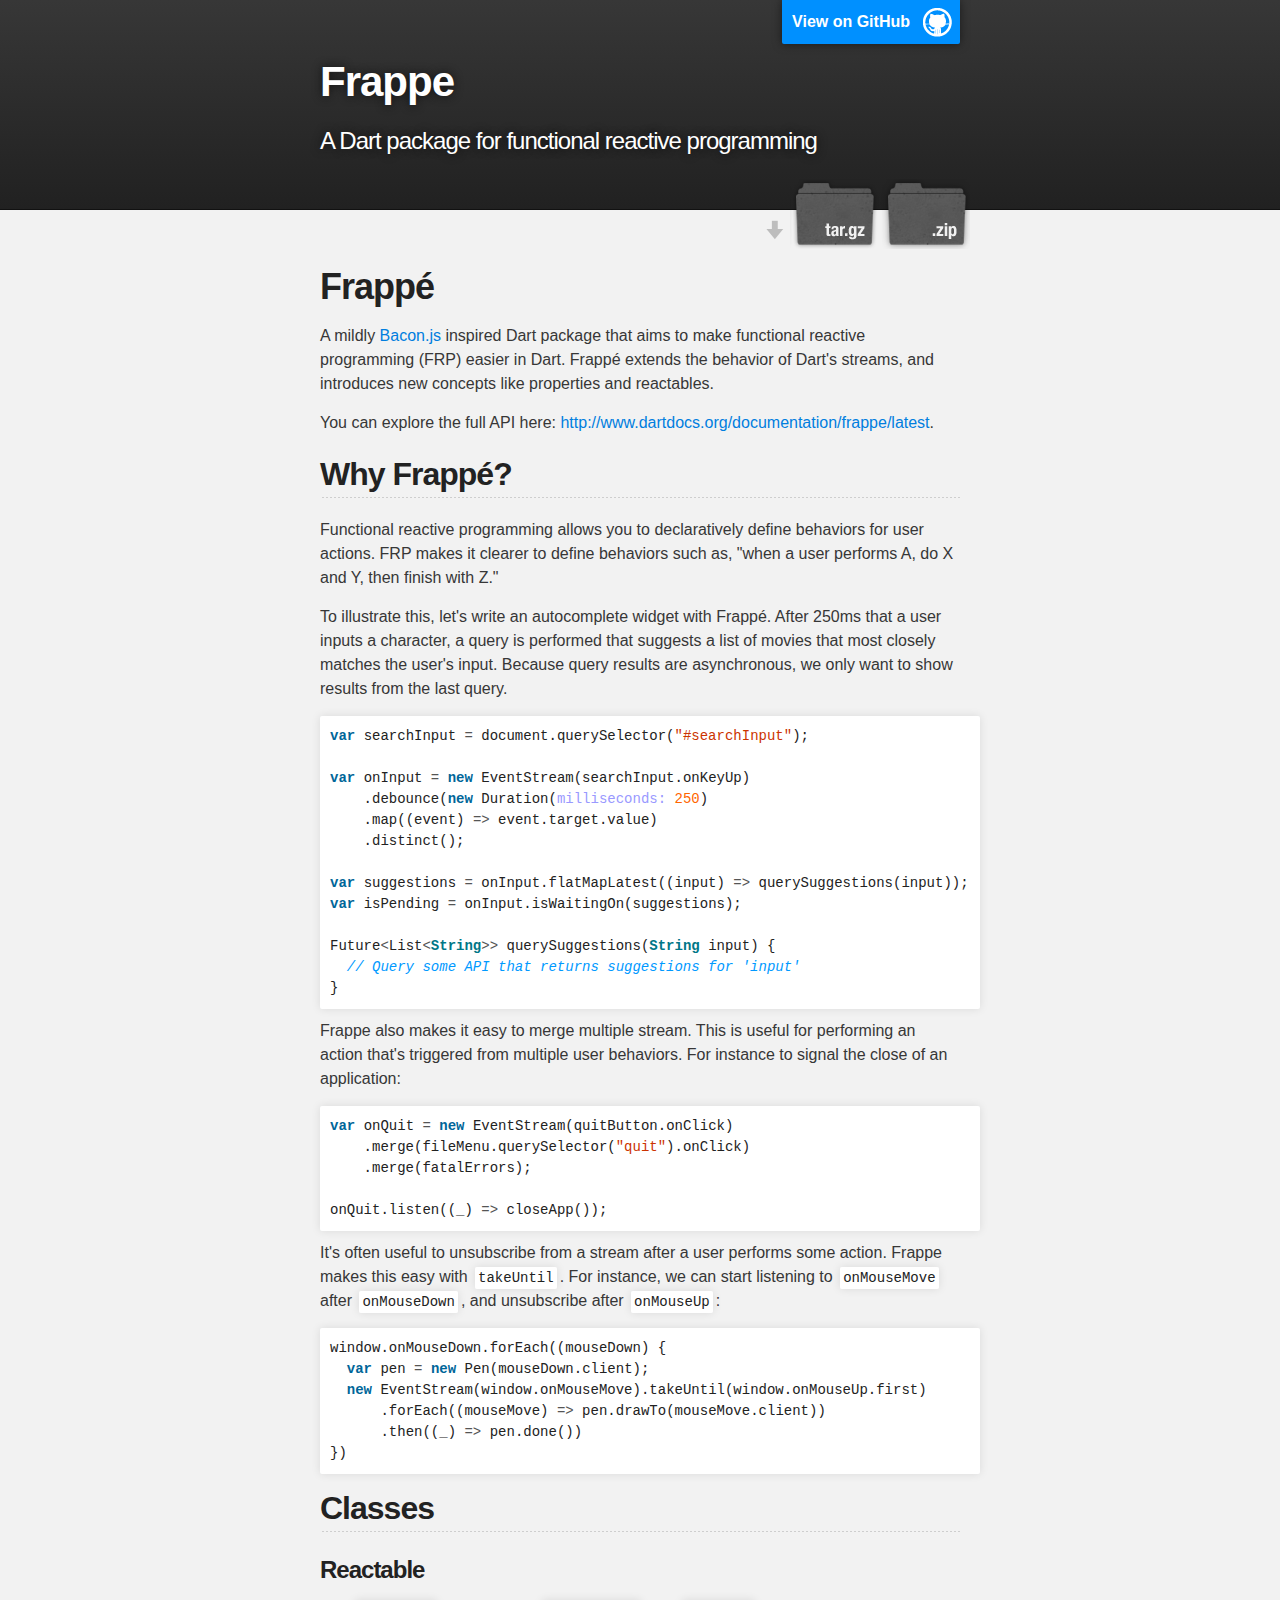
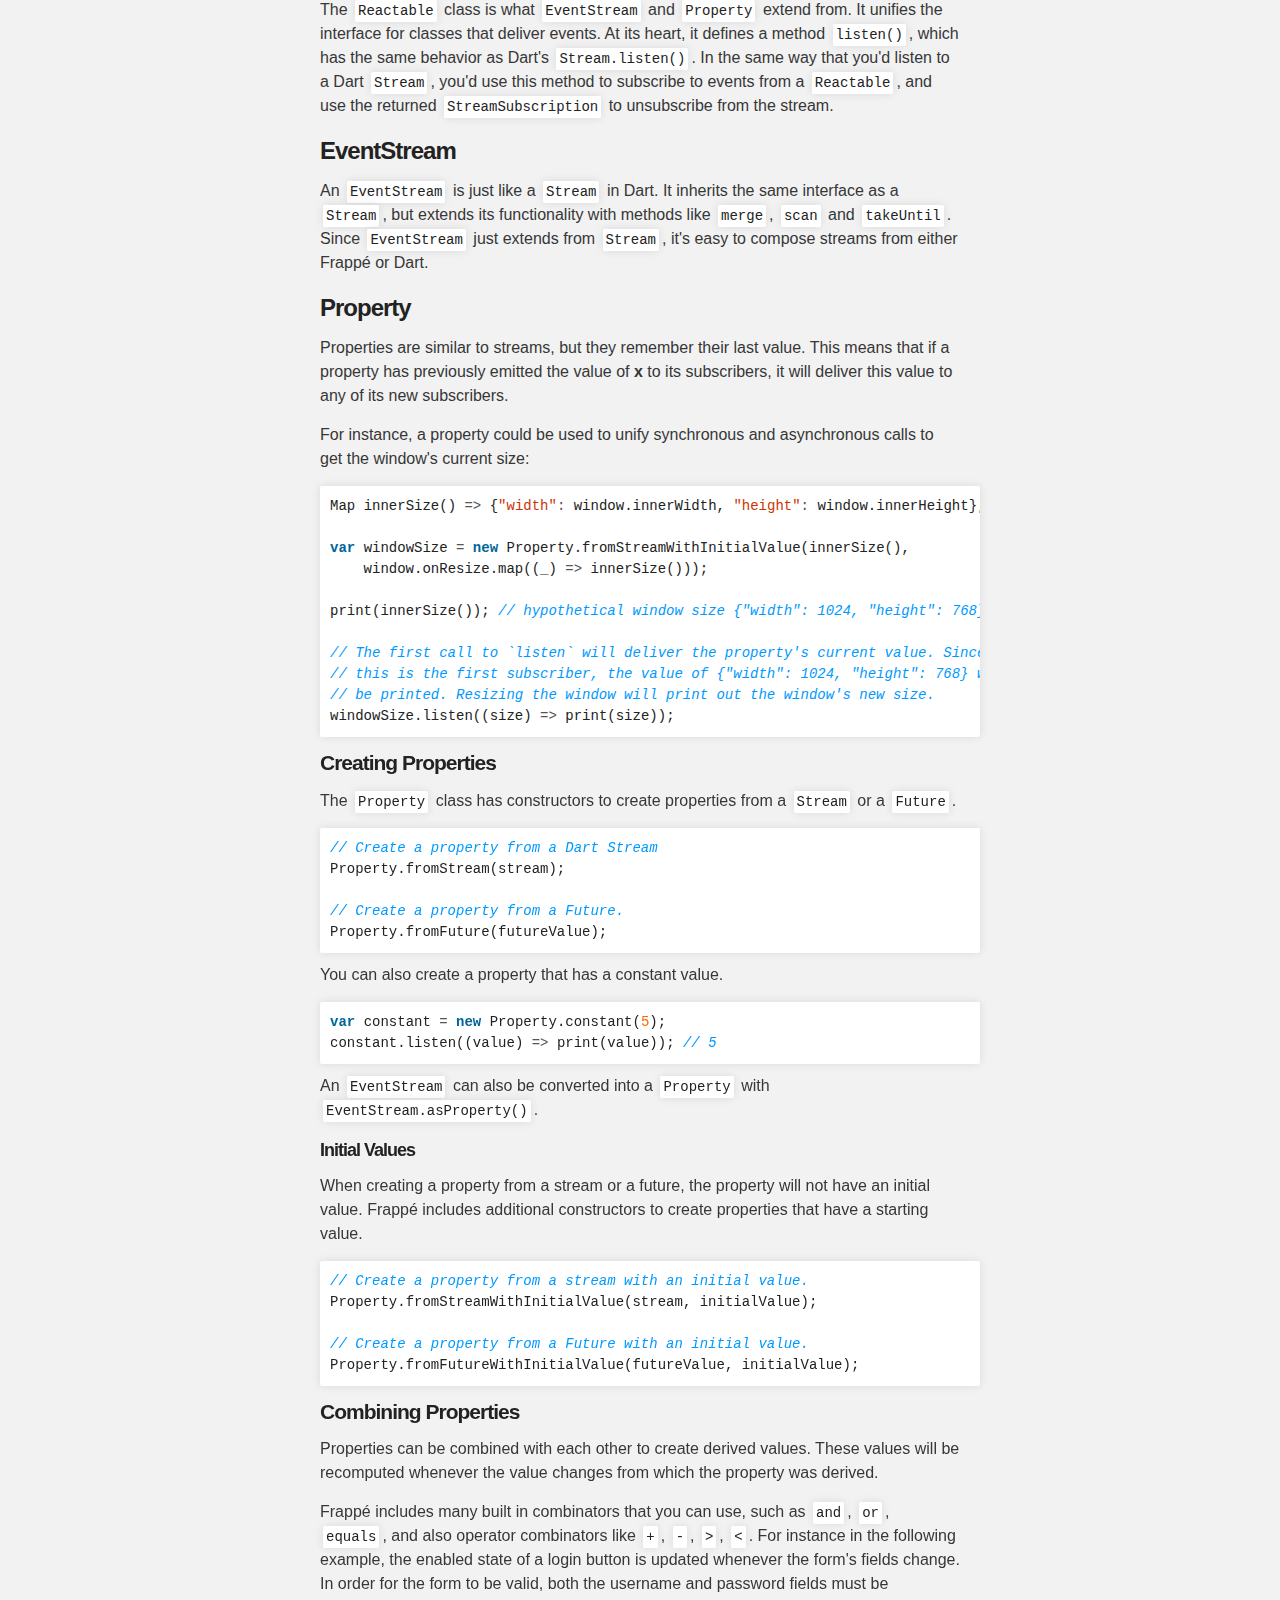
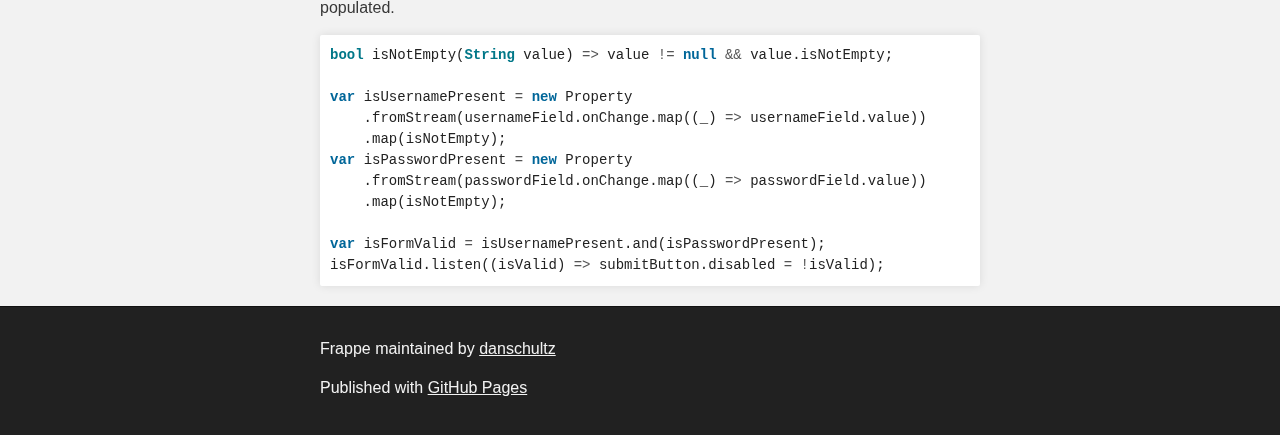
<file: index.html>
<!DOCTYPE html>
<html>

  <head>
    <meta charset='utf-8'>
    <meta http-equiv="X-UA-Compatible" content="chrome=1">
    <meta name="description" content="Frappe : A Dart package for functional reactive programming">

    <link rel="stylesheet" type="text/css" media="screen" href="stylesheets/stylesheet.css">

    <title>Frappe</title>
  </head>

  <body>

    <!-- HEADER -->
    <div id="header_wrap" class="outer">
        <header class="inner">
          <a id="forkme_banner" href="https://github.com/danschultz/frappe">View on GitHub</a>

          <h1 id="project_title">Frappe</h1>
          <h2 id="project_tagline">A Dart package for functional reactive programming</h2>

            <section id="downloads">
              <a class="zip_download_link" href="https://github.com/danschultz/frappe/zipball/master">Download this project as a .zip file</a>
              <a class="tar_download_link" href="https://github.com/danschultz/frappe/tarball/master">Download this project as a tar.gz file</a>
            </section>
        </header>
    </div>

    <!-- MAIN CONTENT -->
    <div id="main_content_wrap" class="outer">
      <section id="main_content" class="inner">
        <h1>
<a name="frapp%C3%A9" class="anchor" href="#frapp%C3%A9"><span class="octicon octicon-link"></span></a>Frappé</h1>

<p>A mildly <a href="http://baconjs.github.io/">Bacon.js</a> inspired Dart package that aims to make functional reactive programming (FRP) easier in Dart. Frappé extends the behavior of Dart's streams, and introduces new concepts like properties and reactables.</p>

<p>You can explore the full API here: <a href="http://www.dartdocs.org/documentation/frappe/latest">http://www.dartdocs.org/documentation/frappe/latest</a>.</p>

<h2>
<a name="why-frapp%C3%A9" class="anchor" href="#why-frapp%C3%A9"><span class="octicon octicon-link"></span></a>Why Frappé?</h2>

<p>Functional reactive programming allows you to declaratively define behaviors for user actions. FRP makes it clearer to define behaviors such as, "when a user performs A, do X and Y, then finish with Z."</p>

<p>To illustrate this, let's write an autocomplete widget with Frappé. After 250ms that a user inputs a character, a query is performed that suggests a list of movies that most closely matches the user's input. Because query results are asynchronous, we only want to show results from the last query.</p>

<div class="highlight highlight-dart"><pre><span class="kd">var</span> <span class="n">searchInput</span> <span class="o">=</span> <span class="n">document</span><span class="p">.</span><span class="n">querySelector</span><span class="p">(</span><span class="s2">"#searchInput"</span><span class="p">);</span>

<span class="kd">var</span> <span class="n">onInput</span> <span class="o">=</span> <span class="k">new</span> <span class="n">EventStream</span><span class="p">(</span><span class="n">searchInput</span><span class="p">.</span><span class="n">onKeyUp</span><span class="p">)</span>
    <span class="p">.</span><span class="n">debounce</span><span class="p">(</span><span class="k">new</span> <span class="n">Duration</span><span class="p">(</span><span class="nl">milliseconds:</span> <span class="m">250</span><span class="p">)</span>
    <span class="p">.</span><span class="n">map</span><span class="p">((</span><span class="n">event</span><span class="p">)</span> <span class="o">=&gt;</span> <span class="n">event</span><span class="p">.</span><span class="n">target</span><span class="p">.</span><span class="n">value</span><span class="p">)</span>
    <span class="p">.</span><span class="n">distinct</span><span class="p">();</span>

<span class="kd">var</span> <span class="n">suggestions</span> <span class="o">=</span> <span class="n">onInput</span><span class="p">.</span><span class="n">flatMapLatest</span><span class="p">((</span><span class="n">input</span><span class="p">)</span> <span class="o">=&gt;</span> <span class="n">querySuggestions</span><span class="p">(</span><span class="n">input</span><span class="p">));</span>
<span class="kd">var</span> <span class="n">isPending</span> <span class="o">=</span> <span class="n">onInput</span><span class="p">.</span><span class="n">isWaitingOn</span><span class="p">(</span><span class="n">suggestions</span><span class="p">);</span>

<span class="n">Future</span><span class="o">&lt;</span><span class="n">List</span><span class="o">&lt;</span><span class="kt">String</span><span class="o">&gt;&gt;</span> <span class="n">querySuggestions</span><span class="p">(</span><span class="kt">String</span> <span class="n">input</span><span class="p">)</span> <span class="p">{</span>
  <span class="c1">// Query some API that returns suggestions for 'input'</span>
<span class="p">}</span>
</pre></div>

<p>Frappe also makes it easy to merge multiple stream. This is useful for performing an action that's triggered from multiple user behaviors. For instance to signal the close of an application:</p>

<div class="highlight highlight-dart"><pre><span class="kd">var</span> <span class="n">onQuit</span> <span class="o">=</span> <span class="k">new</span> <span class="n">EventStream</span><span class="p">(</span><span class="n">quitButton</span><span class="p">.</span><span class="n">onClick</span><span class="p">)</span>
    <span class="p">.</span><span class="n">merge</span><span class="p">(</span><span class="n">fileMenu</span><span class="p">.</span><span class="n">querySelector</span><span class="p">(</span><span class="s2">"quit"</span><span class="p">).</span><span class="n">onClick</span><span class="p">)</span>
    <span class="p">.</span><span class="n">merge</span><span class="p">(</span><span class="n">fatalErrors</span><span class="p">);</span>

<span class="n">onQuit</span><span class="p">.</span><span class="n">listen</span><span class="p">((</span><span class="n">_</span><span class="p">)</span> <span class="o">=&gt;</span> <span class="n">closeApp</span><span class="p">());</span>
</pre></div>

<p>It's often useful to unsubscribe from a stream after a user performs some action. Frappe makes this easy with <code>takeUntil</code>. For instance, we can start listening to <code>onMouseMove</code> after <code>onMouseDown</code>, and unsubscribe after <code>onMouseUp</code>:</p>

<div class="highlight highlight-dart"><pre><span class="n">window</span><span class="p">.</span><span class="n">onMouseDown</span><span class="p">.</span><span class="n">forEach</span><span class="p">((</span><span class="n">mouseDown</span><span class="p">)</span> <span class="p">{</span>
  <span class="kd">var</span> <span class="n">pen</span> <span class="o">=</span> <span class="k">new</span> <span class="n">Pen</span><span class="p">(</span><span class="n">mouseDown</span><span class="p">.</span><span class="n">client</span><span class="p">);</span>
  <span class="k">new</span> <span class="n">EventStream</span><span class="p">(</span><span class="n">window</span><span class="p">.</span><span class="n">onMouseMove</span><span class="p">).</span><span class="n">takeUntil</span><span class="p">(</span><span class="n">window</span><span class="p">.</span><span class="n">onMouseUp</span><span class="p">.</span><span class="n">first</span><span class="p">)</span>
      <span class="p">.</span><span class="n">forEach</span><span class="p">((</span><span class="n">mouseMove</span><span class="p">)</span> <span class="o">=&gt;</span> <span class="n">pen</span><span class="p">.</span><span class="n">drawTo</span><span class="p">(</span><span class="n">mouseMove</span><span class="p">.</span><span class="n">client</span><span class="p">))</span>
      <span class="p">.</span><span class="n">then</span><span class="p">((</span><span class="n">_</span><span class="p">)</span> <span class="o">=&gt;</span> <span class="n">pen</span><span class="p">.</span><span class="n">done</span><span class="p">())</span>
<span class="p">})</span>
</pre></div>

<h2>
<a name="classes" class="anchor" href="#classes"><span class="octicon octicon-link"></span></a>Classes</h2>

<h3>
<a name="reactable" class="anchor" href="#reactable"><span class="octicon octicon-link"></span></a>Reactable</h3>

<p>The <code>Reactable</code> class is what <code>EventStream</code> and <code>Property</code> extend from. It unifies the interface for classes that deliver events. At its heart, it defines a method <code>listen()</code>, which has the same behavior as Dart's <code>Stream.listen()</code>. In the same way that you'd listen to a Dart <code>Stream</code>, you'd use this method to subscribe to events from a <code>Reactable</code>, and use the returned <code>StreamSubscription</code> to unsubscribe from the stream.</p>

<h3>
<a name="eventstream" class="anchor" href="#eventstream"><span class="octicon octicon-link"></span></a>EventStream</h3>

<p>An <code>EventStream</code> is just like a <code>Stream</code> in Dart. It inherits the same interface as a <code>Stream</code>, but extends its functionality with methods like <code>merge</code>, <code>scan</code> and <code>takeUntil</code>. Since <code>EventStream</code> just extends from <code>Stream</code>, it's easy to compose streams from either Frappé or Dart.</p>

<h3>
<a name="property" class="anchor" href="#property"><span class="octicon octicon-link"></span></a>Property</h3>

<p>Properties are similar to streams, but they remember their last value. This means that if a property has previously emitted the value of <strong>x</strong> to its subscribers, it will deliver this value to any of its new subscribers.</p>

<p>For instance, a property could be used to unify synchronous and asynchronous calls to get the window's current size:</p>

<div class="highlight highlight-dart"><pre><span class="n">Map</span> <span class="n">innerSize</span><span class="p">()</span> <span class="o">=&gt;</span> <span class="p">{</span><span class="s2">"width"</span><span class="o">:</span> <span class="n">window</span><span class="p">.</span><span class="n">innerWidth</span><span class="p">,</span> <span class="s2">"height"</span><span class="o">:</span> <span class="n">window</span><span class="p">.</span><span class="n">innerHeight</span><span class="p">};</span>

<span class="kd">var</span> <span class="n">windowSize</span> <span class="o">=</span> <span class="k">new</span> <span class="n">Property</span><span class="p">.</span><span class="n">fromStreamWithInitialValue</span><span class="p">(</span><span class="n">innerSize</span><span class="p">(),</span>
    <span class="n">window</span><span class="p">.</span><span class="n">onResize</span><span class="p">.</span><span class="n">map</span><span class="p">((</span><span class="n">_</span><span class="p">)</span> <span class="o">=&gt;</span> <span class="n">innerSize</span><span class="p">()));</span>

<span class="n">print</span><span class="p">(</span><span class="n">innerSize</span><span class="p">());</span> <span class="c1">// hypothetical window size {"width": 1024, "height": 768}</span>

<span class="c1">// The first call to `listen` will deliver the property's current value. Since </span>
<span class="c1">// this is the first subscriber, the value of {"width": 1024, "height": 768} will </span>
<span class="c1">// be printed. Resizing the window will print out the window's new size.</span>
<span class="n">windowSize</span><span class="p">.</span><span class="n">listen</span><span class="p">((</span><span class="n">size</span><span class="p">)</span> <span class="o">=&gt;</span> <span class="n">print</span><span class="p">(</span><span class="n">size</span><span class="p">));</span>
</pre></div>

<h4>
<a name="creating-properties" class="anchor" href="#creating-properties"><span class="octicon octicon-link"></span></a>Creating Properties</h4>

<p>The <code>Property</code> class has constructors to create properties from a <code>Stream</code> or a <code>Future</code>.</p>

<div class="highlight highlight-dart"><pre><span class="c1">// Create a property from a Dart Stream</span>
<span class="n">Property</span><span class="p">.</span><span class="n">fromStream</span><span class="p">(</span><span class="n">stream</span><span class="p">);</span>

<span class="c1">// Create a property from a Future.</span>
<span class="n">Property</span><span class="p">.</span><span class="n">fromFuture</span><span class="p">(</span><span class="n">futureValue</span><span class="p">);</span>
</pre></div>

<p>You can also create a property that has a constant value.</p>

<div class="highlight highlight-dart"><pre><span class="kd">var</span> <span class="n">constant</span> <span class="o">=</span> <span class="k">new</span> <span class="n">Property</span><span class="p">.</span><span class="n">constant</span><span class="p">(</span><span class="m">5</span><span class="p">);</span>
<span class="n">constant</span><span class="p">.</span><span class="n">listen</span><span class="p">((</span><span class="n">value</span><span class="p">)</span> <span class="o">=&gt;</span> <span class="n">print</span><span class="p">(</span><span class="n">value</span><span class="p">));</span> <span class="c1">// 5</span>
</pre></div>

<p>An <code>EventStream</code> can also be converted into a <code>Property</code> with <code>EventStream.asProperty()</code>.</p>

<h5>
<a name="initial-values" class="anchor" href="#initial-values"><span class="octicon octicon-link"></span></a>Initial Values</h5>

<p>When creating a property from a stream or a future, the property will not have an initial value. Frappé includes additional constructors to create properties that have a starting value.</p>

<div class="highlight highlight-dart"><pre><span class="c1">// Create a property from a stream with an initial value.</span>
<span class="n">Property</span><span class="p">.</span><span class="n">fromStreamWithInitialValue</span><span class="p">(</span><span class="n">stream</span><span class="p">,</span> <span class="n">initialValue</span><span class="p">);</span>

<span class="c1">// Create a property from a Future with an initial value.</span>
<span class="n">Property</span><span class="p">.</span><span class="n">fromFutureWithInitialValue</span><span class="p">(</span><span class="n">futureValue</span><span class="p">,</span> <span class="n">initialValue</span><span class="p">);</span>
</pre></div>

<h4>
<a name="combining-properties" class="anchor" href="#combining-properties"><span class="octicon octicon-link"></span></a>Combining Properties</h4>

<p>Properties can be combined with each other to create derived values. These values will be recomputed whenever the value changes from which the property was derived.</p>

<p>Frappé includes many built in combinators that you can use, such as <code>and</code>, <code>or</code>, <code>equals</code>, and also operator combinators like <code>+</code>, <code>-</code>, <code>&gt;</code>, <code>&lt;</code>. For instance in the following example, the enabled state of a login button is updated whenever the form's fields change. In order for the form to be valid, both the username and password fields must be populated.</p>

<div class="highlight highlight-dart"><pre><span class="kt">bool</span> <span class="n">isNotEmpty</span><span class="p">(</span><span class="kt">String</span> <span class="n">value</span><span class="p">)</span> <span class="o">=&gt;</span> <span class="n">value</span> <span class="o">!=</span> <span class="kc">null</span> <span class="o">&amp;&amp;</span> <span class="n">value</span><span class="p">.</span><span class="n">isNotEmpty</span><span class="p">;</span>

<span class="kd">var</span> <span class="n">isUsernamePresent</span> <span class="o">=</span> <span class="k">new</span> <span class="n">Property</span>
    <span class="p">.</span><span class="n">fromStream</span><span class="p">(</span><span class="n">usernameField</span><span class="p">.</span><span class="n">onChange</span><span class="p">.</span><span class="n">map</span><span class="p">((</span><span class="n">_</span><span class="p">)</span> <span class="o">=&gt;</span> <span class="n">usernameField</span><span class="p">.</span><span class="n">value</span><span class="p">))</span>
    <span class="p">.</span><span class="n">map</span><span class="p">(</span><span class="n">isNotEmpty</span><span class="p">);</span>
<span class="kd">var</span> <span class="n">isPasswordPresent</span> <span class="o">=</span> <span class="k">new</span> <span class="n">Property</span>
    <span class="p">.</span><span class="n">fromStream</span><span class="p">(</span><span class="n">passwordField</span><span class="p">.</span><span class="n">onChange</span><span class="p">.</span><span class="n">map</span><span class="p">((</span><span class="n">_</span><span class="p">)</span> <span class="o">=&gt;</span> <span class="n">passwordField</span><span class="p">.</span><span class="n">value</span><span class="p">))</span>
    <span class="p">.</span><span class="n">map</span><span class="p">(</span><span class="n">isNotEmpty</span><span class="p">);</span>

<span class="kd">var</span> <span class="n">isFormValid</span> <span class="o">=</span> <span class="n">isUsernamePresent</span><span class="p">.</span><span class="n">and</span><span class="p">(</span><span class="n">isPasswordPresent</span><span class="p">);</span>
<span class="n">isFormValid</span><span class="p">.</span><span class="n">listen</span><span class="p">((</span><span class="n">isValid</span><span class="p">)</span> <span class="o">=&gt;</span> <span class="n">submitButton</span><span class="p">.</span><span class="n">disabled</span> <span class="o">=</span> <span class="o">!</span><span class="n">isValid</span><span class="p">);</span>
</pre></div>
      </section>
    </div>

    <!-- FOOTER  -->
    <div id="footer_wrap" class="outer">
      <footer class="inner">
        <p class="copyright">Frappe maintained by <a href="https://github.com/danschultz">danschultz</a></p>
        <p>Published with <a href="http://pages.github.com">GitHub Pages</a></p>
      </footer>
    </div>

    

  </body>
</html>
</file>
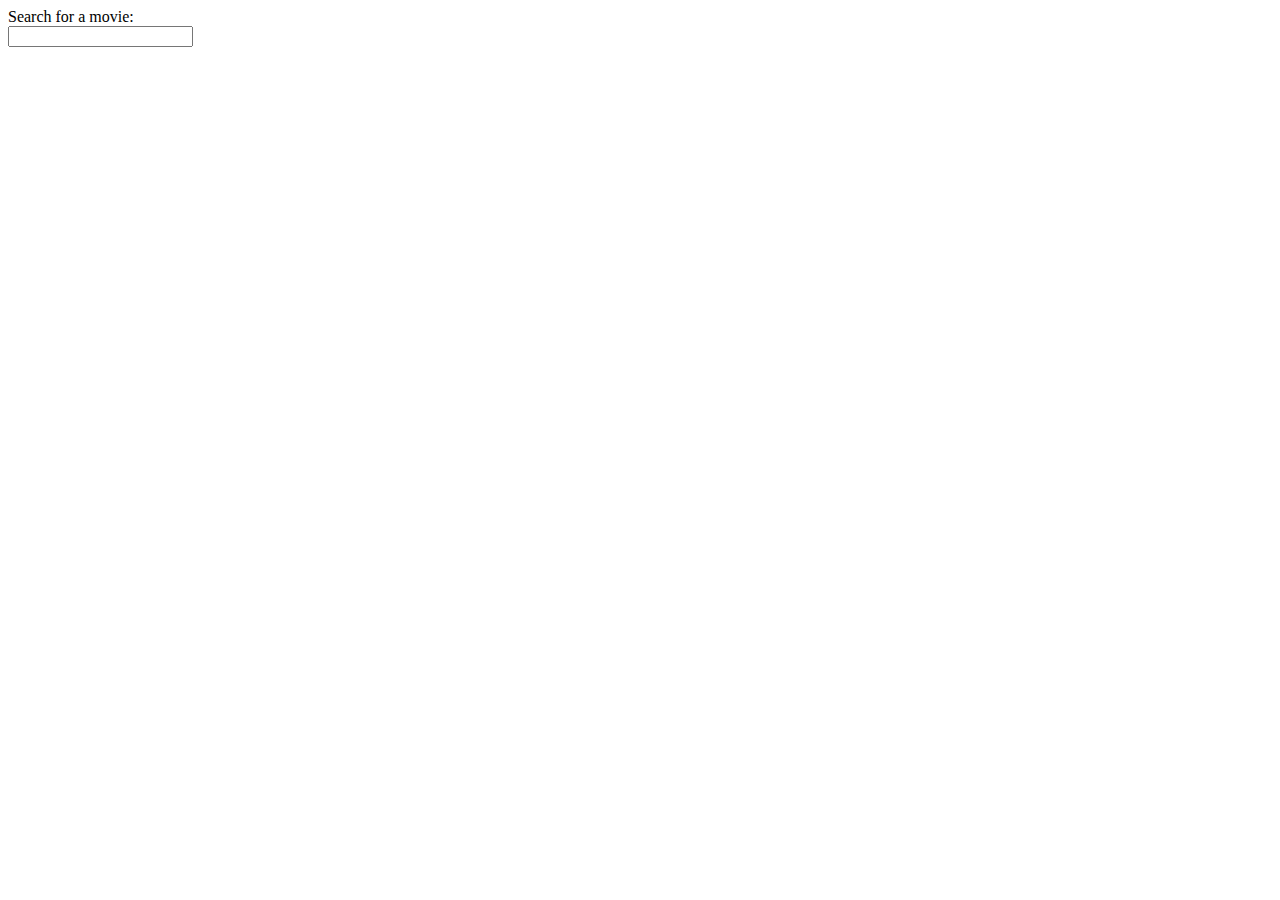
<file: examples/auto_complete/index.html>
<!DOCTYPE html>
<html>
<head lang="en">
  <meta charset="UTF-8">
  <title></title>
</head>
<body>
  <div>
    <div>Search for a movie:</div>
    <input id="searchInput" type="text">
  </div>
  <div>
    <ul id="suggestions"></ul>
  </div>

  <script type="application/dart" src="index.dart"></script>
  <script src="packages/browser/dart.js"></script>
</body>
</html>
</file>
<file: stylesheets/stylesheet.css>
/*******************************************************************************
Slate Theme for GitHub Pages
by Jason Costello, @jsncostello
*******************************************************************************/

@import url(pygment_trac.css);

/*******************************************************************************
MeyerWeb Reset
*******************************************************************************/

html, body, div, span, applet, object, iframe,
h1, h2, h3, h4, h5, h6, p, blockquote, pre,
a, abbr, acronym, address, big, cite, code,
del, dfn, em, img, ins, kbd, q, s, samp,
small, strike, strong, sub, sup, tt, var,
b, u, i, center,
dl, dt, dd, ol, ul, li,
fieldset, form, label, legend,
table, caption, tbody, tfoot, thead, tr, th, td,
article, aside, canvas, details, embed,
figure, figcaption, footer, header, hgroup,
menu, nav, output, ruby, section, summary,
time, mark, audio, video {
  margin: 0;
  padding: 0;
  border: 0;
  font: inherit;
  vertical-align: baseline;
}

/* HTML5 display-role reset for older browsers */
article, aside, details, figcaption, figure,
footer, header, hgroup, menu, nav, section {
  display: block;
}

ol, ul {
  list-style: none;
}

table {
  border-collapse: collapse;
  border-spacing: 0;
}

/*******************************************************************************
Theme Styles
*******************************************************************************/

body {
  box-sizing: border-box;
  color:#373737;
  background: #212121;
  font-size: 16px;
  font-family: 'Myriad Pro', Calibri, Helvetica, Arial, sans-serif;
  line-height: 1.5;
  -webkit-font-smoothing: antialiased;
}

h1, h2, h3, h4, h5, h6 {
  margin: 10px 0;
  font-weight: 700;
  color:#222222;
  font-family: 'Lucida Grande', 'Calibri', Helvetica, Arial, sans-serif;
  letter-spacing: -1px;
}

h1 {
  font-size: 36px;
  font-weight: 700;
}

h2 {
  padding-bottom: 10px;
  font-size: 32px;
  background: url('../images/bg_hr.png') repeat-x bottom;
}

h3 {
  font-size: 24px;
}

h4 {
  font-size: 21px;
}

h5 {
  font-size: 18px;
}

h6 {
  font-size: 16px;
}

p {
  margin: 10px 0 15px 0;
}

footer p {
  color: #f2f2f2;
}

a {
  text-decoration: none;
  color: #007edf;
  text-shadow: none;

  transition: color 0.5s ease;
  transition: text-shadow 0.5s ease;
  -webkit-transition: color 0.5s ease;
  -webkit-transition: text-shadow 0.5s ease;
  -moz-transition: color 0.5s ease;
  -moz-transition: text-shadow 0.5s ease;
  -o-transition: color 0.5s ease;
  -o-transition: text-shadow 0.5s ease;
  -ms-transition: color 0.5s ease;
  -ms-transition: text-shadow 0.5s ease;
}

a:hover, a:focus {text-decoration: underline;}

footer a {
  color: #F2F2F2;
  text-decoration: underline;
}

em {
  font-style: italic;
}

strong {
  font-weight: bold;
}

img {
  position: relative;
  margin: 0 auto;
  max-width: 739px;
  padding: 5px;
  margin: 10px 0 10px 0;
  border: 1px solid #ebebeb;

  box-shadow: 0 0 5px #ebebeb;
  -webkit-box-shadow: 0 0 5px #ebebeb;
  -moz-box-shadow: 0 0 5px #ebebeb;
  -o-box-shadow: 0 0 5px #ebebeb;
  -ms-box-shadow: 0 0 5px #ebebeb;
}

p img {
  display: inline;
  margin: 0;
  padding: 0;
  vertical-align: middle;
  text-align: center;
  border: none;
}

pre, code {
  width: 100%;
  color: #222;
  background-color: #fff;

  font-family: Monaco, "Bitstream Vera Sans Mono", "Lucida Console", Terminal, monospace;
  font-size: 14px;

  border-radius: 2px;
  -moz-border-radius: 2px;
  -webkit-border-radius: 2px;
}

pre {
  width: 100%;
  padding: 10px;
  box-shadow: 0 0 10px rgba(0,0,0,.1);
  overflow: auto;
}

code {
  padding: 3px;
  margin: 0 3px;
  box-shadow: 0 0 10px rgba(0,0,0,.1);
}

pre code {
  display: block;
  box-shadow: none;
}

blockquote {
  color: #666;
  margin-bottom: 20px;
  padding: 0 0 0 20px;
  border-left: 3px solid #bbb;
}


ul, ol, dl {
  margin-bottom: 15px
}

ul {
  list-style: inside;
  padding-left: 20px;
}

ol {
  list-style: decimal inside;
  padding-left: 20px;
}

dl dt {
  font-weight: bold;
}

dl dd {
  padding-left: 20px;
  font-style: italic;
}

dl p {
  padding-left: 20px;
  font-style: italic;
}

hr {
  height: 1px;
  margin-bottom: 5px;
  border: none;
  background: url('../images/bg_hr.png') repeat-x center;
}

table {
  border: 1px solid #373737;
  margin-bottom: 20px;
  text-align: left;
 }

th {
  font-family: 'Lucida Grande', 'Helvetica Neue', Helvetica, Arial, sans-serif;
  padding: 10px;
  background: #373737;
  color: #fff;
 }

td {
  padding: 10px;
  border: 1px solid #373737;
 }

form {
  background: #f2f2f2;
  padding: 20px;
}

/*******************************************************************************
Full-Width Styles
*******************************************************************************/

.outer {
  width: 100%;
}

.inner {
  position: relative;
  max-width: 640px;
  padding: 20px 10px;
  margin: 0 auto;
}

#forkme_banner {
  display: block;
  position: absolute;
  top:0;
  right: 10px;
  z-index: 10;
  padding: 10px 50px 10px 10px;
  color: #fff;
  background: url('../images/blacktocat.png') #0090ff no-repeat 95% 50%;
  font-weight: 700;
  box-shadow: 0 0 10px rgba(0,0,0,.5);
  border-bottom-left-radius: 2px;
  border-bottom-right-radius: 2px;
}

#header_wrap {
  background: #212121;
  background: -moz-linear-gradient(top, #373737, #212121);
  background: -webkit-linear-gradient(top, #373737, #212121);
  background: -ms-linear-gradient(top, #373737, #212121);
  background: -o-linear-gradient(top, #373737, #212121);
  background: linear-gradient(top, #373737, #212121);
}

#header_wrap .inner {
  padding: 50px 10px 30px 10px;
}

#project_title {
  margin: 0;
  color: #fff;
  font-size: 42px;
  font-weight: 700;
  text-shadow: #111 0px 0px 10px;
}

#project_tagline {
  color: #fff;
  font-size: 24px;
  font-weight: 300;
  background: none;
  text-shadow: #111 0px 0px 10px;
}

#downloads {
  position: absolute;
  width: 210px;
  z-index: 10;
  bottom: -40px;
  right: 0;
  height: 70px;
  background: url('../images/icon_download.png') no-repeat 0% 90%;
}

.zip_download_link {
  display: block;
  float: right;
  width: 90px;
  height:70px;
  text-indent: -5000px;
  overflow: hidden;
  background: url(../images/sprite_download.png) no-repeat bottom left;
}

.tar_download_link {
  display: block;
  float: right;
  width: 90px;
  height:70px;
  text-indent: -5000px;
  overflow: hidden;
  background: url(../images/sprite_download.png) no-repeat bottom right;
  margin-left: 10px;
}

.zip_download_link:hover {
  background: url(../images/sprite_download.png) no-repeat top left;
}

.tar_download_link:hover {
  background: url(../images/sprite_download.png) no-repeat top right;
}

#main_content_wrap {
  background: #f2f2f2;
  border-top: 1px solid #111;
  border-bottom: 1px solid #111;
}

#main_content {
  padding-top: 40px;
}

#footer_wrap {
  background: #212121;
}



/*******************************************************************************
Small Device Styles
*******************************************************************************/

@media screen and (max-width: 480px) {
  body {
    font-size:14px;
  }

  #downloads {
    display: none;
  }

  .inner {
    min-width: 320px;
    max-width: 480px;
  }

  #project_title {
  font-size: 32px;
  }

  h1 {
    font-size: 28px;
  }

  h2 {
    font-size: 24px;
  }

  h3 {
    font-size: 21px;
  }

  h4 {
    font-size: 18px;
  }

  h5 {
    font-size: 14px;
  }

  h6 {
    font-size: 12px;
  }

  code, pre {
    min-width: 320px;
    max-width: 480px;
    font-size: 11px;
  }

}
</file>
